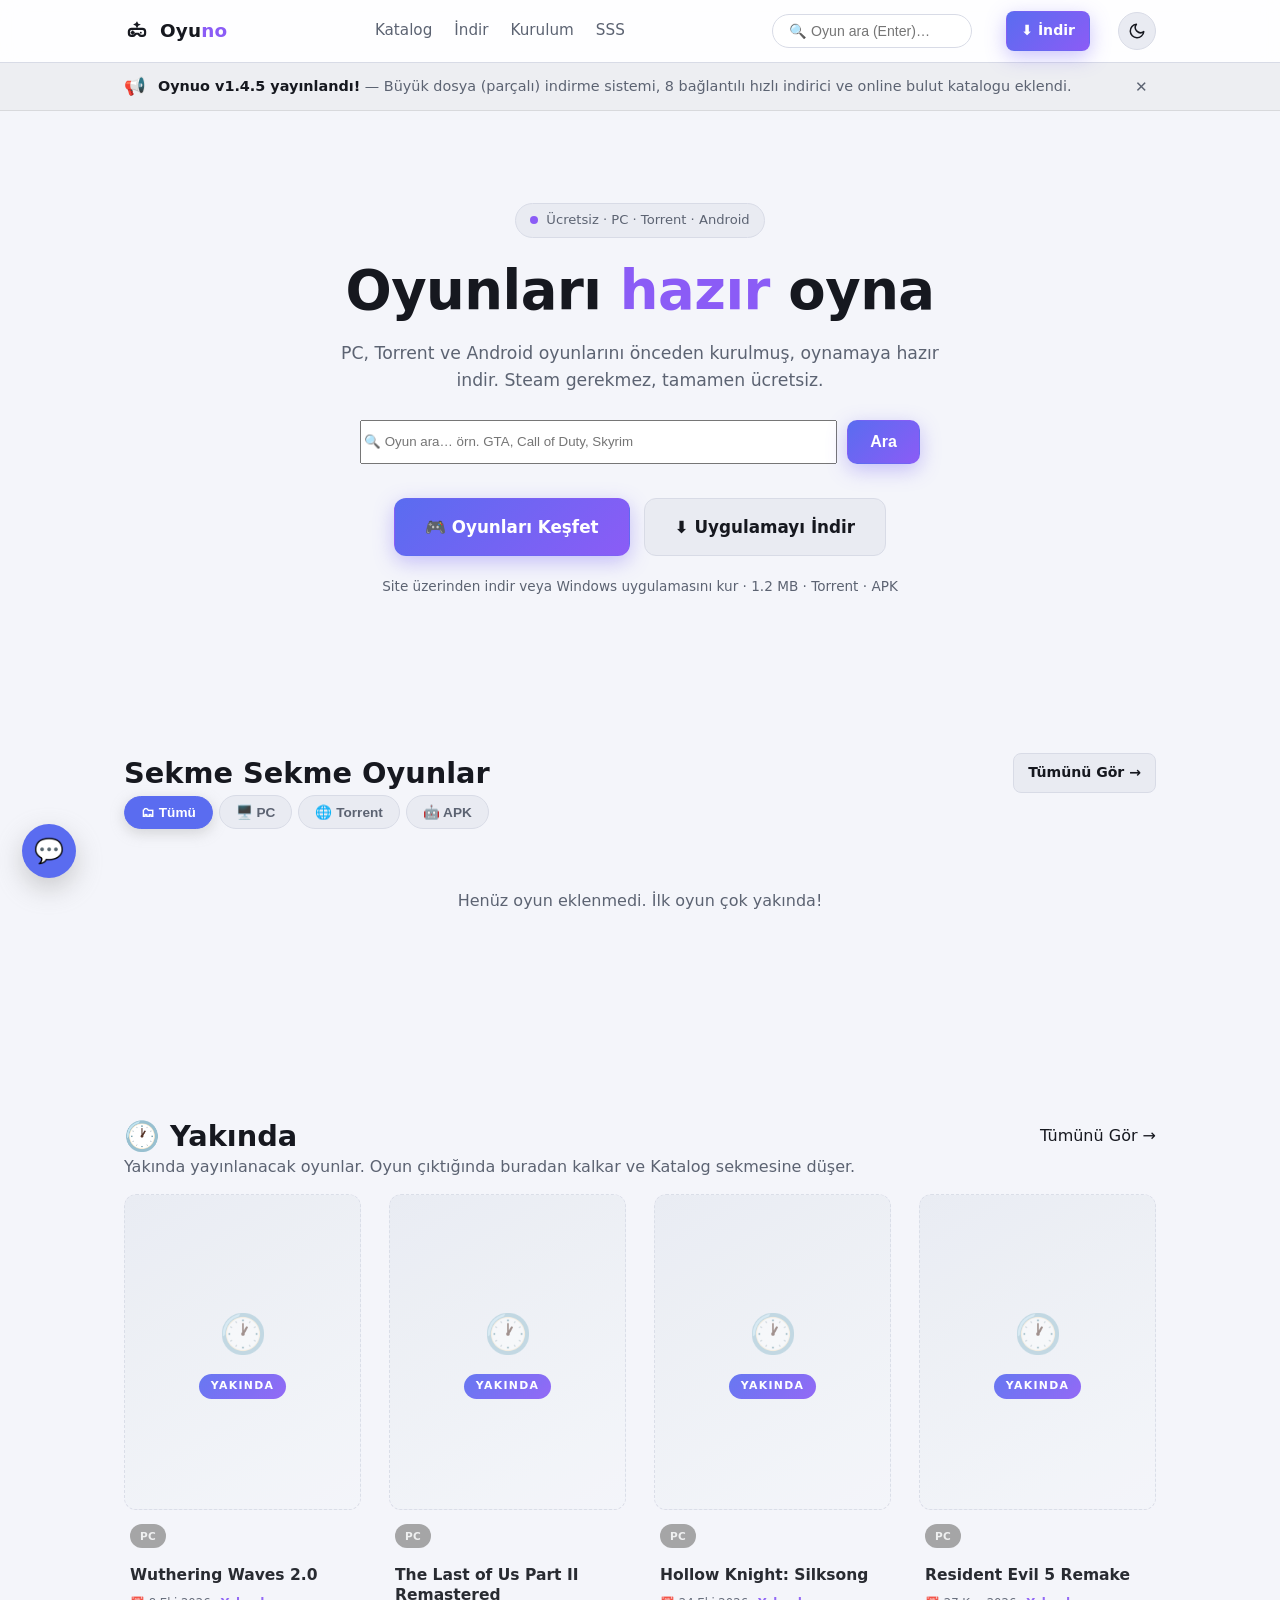
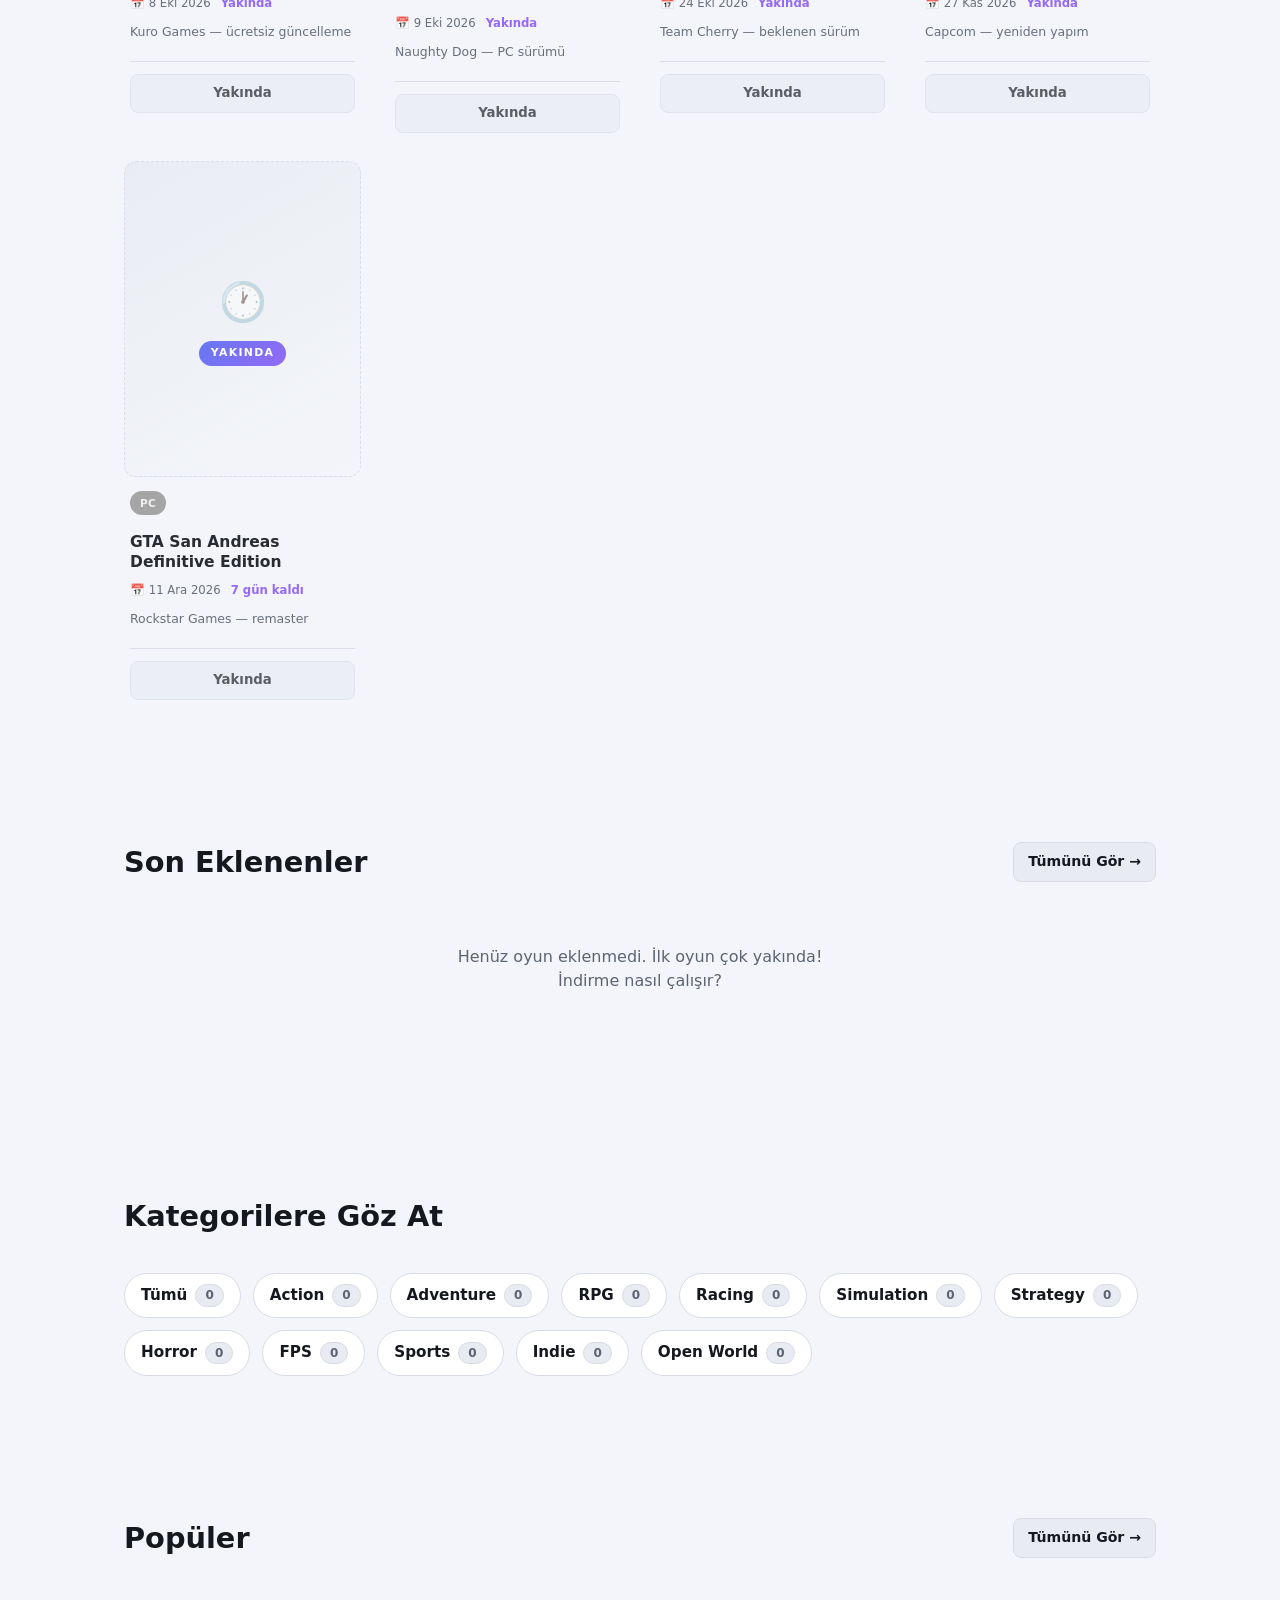
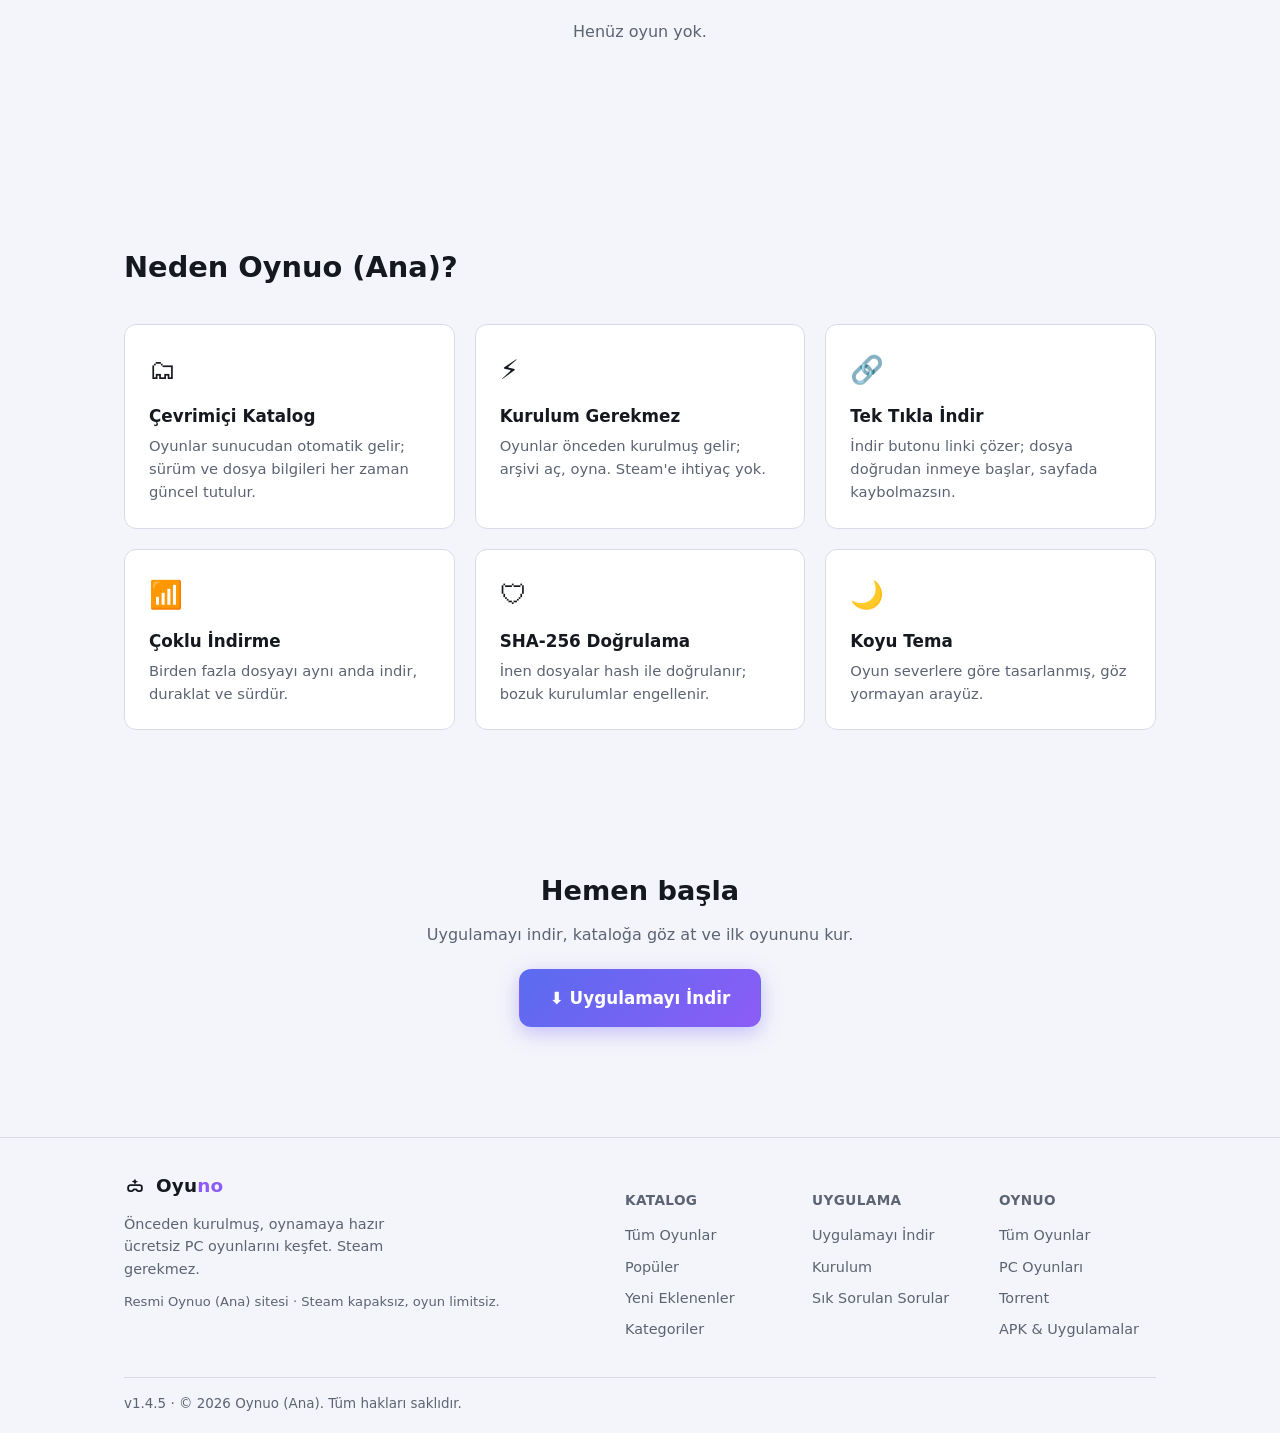
<file: index.html>
<!doctype html>
<html lang="tr">
<head>
  <meta charset="utf-8" />
  <meta name="viewport" content="width=device-width, initial-scale=1.0" />
  <title>Oynuo - Oyun Kütüphanesi</title>
  <meta name="description" content="Oynuo (Ana): en sevdiğin PC oyunlarını önceden kurulmuş, oynamaya hazır indir. Steam gerekmez, tamamen ücretsiz. Siteden veya Windows uygulamasından oyna." />
  <link rel="icon" href="logo.svg" type="image/svg+xml" />
  <link rel="icon" href="favicon.png" type="image/png" />
  <link rel="apple-touch-icon" href="apple-touch-icon.png" />
  <link rel="stylesheet" href="style.css?v=20260929j" />
</head>
<body>
  
  <header class="nav">
    <div class="wrap nav-inner">
      <a class="brand" href="#/">
        <svg viewBox="0 0 24 24" width="26" height="26" fill="none" stroke="currentColor" stroke-width="2" stroke-linecap="round" stroke-linejoin="round">
          <path d="M7 10h10a2.5 2.5 0 0 1 2.5 2.5V14a2.5 2.5 0 0 1-2.5 2.5h-1.2a2 2 0 0 1-1.6-.8l-1-1.2h-2.4l-1 1.2a2 2 0 0 1-1.6.8H7A2.5 2.5 0 0 1 4.5 14v-1.5A2.5 2.5 0 0 1 7 10z"/>
          <path d="M8 12.5v2M7 13.5h2"/>
          <circle cx="15.5" cy="13.5" r="0.9" fill="currentColor" stroke="none"/>
          <path d="M12 3l1.2 2.4L15.6 6l-2.4 1.2L12 9.6l-1.2-2.4L8.4 6l2.4-1.2z" fill="currentColor" stroke="none"/>
        </svg>
        <span class="brand-name">Oyu<span class="accent">no</span></span>
      </a>
      <nav class="nav-links">
        <a href="#/katalog">Katalog</a>
        <a href="#/indir">İndir</a>
        <a href="#/kurulum">Kurulum</a>
        <a href="#/sss">SSS</a>
      </nav>
      <input id="navSearch" class="nav-search" type="search" placeholder="🔍 Oyun ara (Enter)…" aria-label="Oyunda ara" />
      <a class="btn btn-primary btn-sm nav-cta" href="#/indir">⬇ İndir</a>
      <button id="themeToggle" class="btn btn-ghost btn-sm theme-toggle" title="Tema Değiştir" aria-label="Tema değiştir"><svg viewBox="0 0 24 24" width="18" height="18" fill="none" stroke="currentColor" stroke-width="2" stroke-linecap="round" stroke-linejoin="round"><circle cx="12" cy="12" r="4"/><path d="M12 2v2M12 20v2M4.9 4.9l1.4 1.4M17.7 17.7l1.4 1.4M2 12h2M20 12h2M4.9 19.1l1.4-1.4M17.7 6.3l1.4-1.4"/></svg></button>
    </div>
  </header>

  <div id="newsBanner" class="news-banner" hidden>
    <div class="wrap news-banner-inner">
      <span class="news-ico">📢</span>
      <div class="news-text" id="newsText"></div>
      <button class="news-close" id="newsClose" aria-label="Kapat">✕</button>
    </div>
  </div>

  <div id="updateBanner" class="update-banner" hidden></div>

  <main>
    <section data-view="home">
      <div class="hero">
        <div class="wrap hero-inner">
          <div class="hero-badge"><span class="dot"></span> Ücretsiz · PC · Torrent · Android</div>
          <h1>Oyunları <span class="accent">hazır</span> oyna</h1>
          <p class="hero-sub">PC, Torrent ve Android oyunlarını önceden kurulmuş, oynamaya hazır indir. Steam gerekmez, tamamen ücretsiz.</p>
          <form id="homeSearchForm" class="hero-search" action="#">
            <input id="homeSearchInput" type="search" placeholder="🔍 Oyun ara… örn. GTA, Call of Duty, Skyrim" />
            <button class="btn btn-primary" type="submit">Ara</button>
          </form>
          <div class="hero-cta">
            <a class="btn btn-primary btn-lg" href="#/katalog">🎮 Oyunları Keşfet</a>
            <a class="btn btn-ghost btn-lg" href="#/indir">⬇ Uygulamayı İndir</a>
          </div>
          <p class="hero-meta">Site üzerinden indir veya <span class="dim">Windows uygulamasını kur</span> · <span id="zipSize" class="dim">1.2 MB</span> · <a href="#/katalog" class="dim" data-tab-link="torrent">Torrent</a> · <a href="#/katalog" class="dim" data-tab-link="apk">APK</a></p>
        </div>
      </div>

      <section class="section" id="homePlatformSection">
        <div class="wrap">
          <div class="section-head">
            <h2 class="section-title">Sekme Sekme Oyunlar</h2>
            <a class="btn btn-ghost btn-sm" href="#/katalog">Tümünü Gör →</a>
          </div>
          <nav class="platform-tabs" id="homePlatformTabs" role="tablist" aria-label="Platform seçimi">
            <button type="button" class="ptab active" data-platform="all" role="tab" aria-selected="true">🗂 Tümü</button>
            <button type="button" class="ptab" data-platform="pc" role="tab" aria-selected="false">🖥️ PC</button>
            <button type="button" class="ptab" data-platform="torrent" role="tab" aria-selected="false">🌐 Torrent</button>
            <button type="button" class="ptab" data-platform="apk" role="tab" aria-selected="false">🤖 APK</button>
          </nav>
          <div id="homePlatformGrid" class="grid"><div class="loader"></div></div>
        </div>
      </section>

      <section class="section" id="homeUpcomingSection">
        <div class="wrap">
          <div class="section-head">
            <h2 class="section-title">🕐 Yakında</h2>
            <a class="section-more" href="#/katalog">Tümünü Gör →</a>
          </div>
          <p class="dim" style="margin:-4px 0 14px">Yakında yayınlanacak oyunlar. Oyun çıktığında buradan kalkar ve Katalog sekmesine düşer.</p>
          <div class="grid" id="homeUpcomingGrid"></div>
        </div>
      </section>

      <section class="section" id="recentSection">
        <div class="wrap">
          <div class="promo-host" id="homePromo"></div>
          <div class="section-head">
            <h2 class="section-title">Son Eklenenler</h2>
            <a class="btn btn-ghost btn-sm" href="#/katalog">Tümünü Gör →</a>
          </div>
          <div id="homeRecentGrid" class="grid"><div class="loader"></div></div>
        </div>
      </section>

      <section class="section" id="catSection">
        <div class="wrap">
          <h2 class="section-title">Kategorilere Göz At</h2>
          <div id="homeCats" class="home-cats"></div>
        </div>
      </section>

      <section class="section" id="popularSection">
        <div class="wrap">
          <div class="section-head">
            <h2 class="section-title">Popüler</h2>
            <a class="btn btn-ghost btn-sm" href="#/katalog">Tümünü Gör →</a>
          </div>
          <div id="homePopularGrid" class="grid"></div>
        </div>
      </section>

      <div id="homeSections"></div>

      <section class="section" id="ozellikler">
        <div class="wrap">
          <h2 class="section-title">Neden Oynuo (Ana)?</h2>
          <div class="features">
            <div class="feature"><div class="f-icon">🗂</div><h3>Çevrimiçi Katalog</h3><p>Oyunlar sunucudan otomatik gelir; sürüm ve dosya bilgileri her zaman güncel tutulur.</p></div>
            <div class="feature"><div class="f-icon">⚡</div><h3>Kurulum Gerekmez</h3><p>Oyunlar önceden kurulmuş gelir; arşivi aç, oyna. Steam'e ihtiyaç yok.</p></div>
            <div class="feature"><div class="f-icon">🔗</div><h3>Tek Tıkla İndir</h3><p>İndir butonu linki çözer; dosya doğrudan inmeye başlar, sayfada kaybolmazsın.</p></div>
            <div class="feature"><div class="f-icon">📶</div><h3>Çoklu İndirme</h3><p>Birden fazla dosyayı aynı anda indir, duraklat ve sürdür.</p></div>
            <div class="feature"><div class="f-icon">🛡</div><h3>SHA-256 Doğrulama</h3><p>İnen dosyalar hash ile doğrulanır; bozuk kurulumlar engellenir.</p></div>
            <div class="feature"><div class="f-icon">🌙</div><h3>Koyu Tema</h3><p>Oyun severlere göre tasarlanmış, göz yormayan arayüz.</p></div>
          </div>
        </div>
      </section>

      <section class="section section-cta">
        <div class="wrap cta-inner">
          <h2>Hemen başla</h2>
          <p>Uygulamayı indir, kataloğa göz at ve ilk oyununu kur.</p>
          <a class="btn btn-primary btn-lg" href="#/indir">⬇ Uygulamayı İndir</a>
        </div>
      </section>
    </section>

    <section data-view="katalog" hidden>
      <div class="wrap section">
        <div class="catalog-head">
          <div>
            <h1 class="page-title" id="catalogTitle">Oyun Kataloğu</h1>
            <p class="page-sub" id="catalogCount">Yükleniyor…</p>
          </div>
          <div class="catalog-controls">
            <input id="searchInput" class="search-input" type="search" placeholder="🔍 Oyun ara…" oninput="window.app && app.applySearch(this.value)" />
            <nav class="platform-tabs" id="platformTabs" role="tablist" aria-label="Platform seçimi">
              <button type="button" class="ptab active" data-platform="all" role="tab" aria-selected="true">🗂 Tümü</button>
              <button type="button" class="ptab" data-platform="pc" role="tab" aria-selected="false">🖥️ PC</button>
              <button type="button" class="ptab" data-platform="torrent" role="tab" aria-selected="false">🌐 Torrent</button>
              <button type="button" class="ptab" data-platform="apk" role="tab" aria-selected="false">🤖 APK</button>
            </nav>
            <select id="catFilter" class="select" onchange="window.app && app.applyFilter(this.value)">
              <option value="">Tüm Kategoriler</option>
            </select>
            <select id="sortFilter" class="select" onchange="window.app && app.applySort(this.value)">
              <option value="default">Sıralama</option>
              <option value="popular">🔥 Popüler</option>
              <option value="new">🕐 Yeni</option>
              <option value="az">🔤 Alfabetik</option>
            </select>
          </div>
        </div>
        <div id="appsStrip" class="apps-strip" hidden></div>
        <div id="catalogGrid" class="grid">
          <div class="loader"></div>
        </div>
      </div>
    </section>

    <section data-view="game" hidden>
      <div class="wrap section" id="gameDetail"><div class="loader"></div></div>
    </section>

    <section data-view="indir" hidden>
      <div class="wrap section">
        <h1 class="page-title">Uygulamaları İndir</h1>
        <p class="page-sub">Platformuna göre en uygun paketi seç. PC için Oynuo masaüstü, Android için Oynuo APK.</p>
        <h2 class="apps-group-title" style="margin-top:6px;text-transform:none;font-size:1rem">🖥 PC — Oynuo Windows Uygulaması</h2>
        <div class="downloads">
          <a class="card card-featured" href="downloads/Oynuo-1.4.5-installers.zip">
            <div class="card-tag">Önerilen</div>
            <div class="card-icon">📦</div>
            <h3>Tüm Kurulumlar (ZIP)</h3>
            <p>Oynuo (Ana) kurulum (EXE) + MSI, tek arşivde.</p>
            <div class="card-size" id="zipCardSize">4.1 MB</div>
            <span class="btn btn-primary">ZIP İndir</span>
          </a>
          <a class="card" href="downloads/Oynuo_1.4.5_x64-setup.exe">
            <div class="card-icon">⚙️</div>
            <h3>Kurulum (EXE)</h3>
            <p>NSIS kurulum sihirbazı. En kolay yol.</p>
            <div class="card-size" id="exeSize">1.2 MB</div>
            <span class="btn btn-ghost">EXE İndir</span>
          </a>
          <a class="card" href="downloads/Oynuo_PC_1.4.5_x64_en-US.msi">
            <div class="card-icon">🏢</div>
            <h3>MSI Paketi</h3>
            <p>Kurumsal dağıtım için Windows Installer.</p>
            <div class="card-size" id="msiSize">1.7 MB</div>
            <span class="btn btn-ghost">MSI İndir</span>
          </a>
          <a class="card" href="downloads/Oynuo_PC_1.4.5_portable.exe">
            <div class="card-icon">💾</div>
            <h3>Taşınabilir (EXE)</h3>
            <p>Kurulum gerektirmez; çift tıkla çalıştır.</p>
            <div class="card-size" id="portableSize">3.2 MB</div>
            <span class="btn btn-ghost">EXE İndir</span>
          </a>
        </div>

        <h2 class="apps-group-title" style="margin-top:30px;text-transform:none;font-size:1rem">🧲 Torrent İstemcileri — Torrent Oyunları İçin Gerekli Programlar</h2>
        <p class="page-sub" style="margin-bottom:14px">Torrent sekmesindeki oyunlar için önce aşağıdaki programlardan birini kur. Kurulumdan sonra oyun kartındaki <strong>Magnet'i Aç</strong> veya <strong>.torrent İndir</strong> butonuna dokunman yeterli; indirme otomatik başlar.</p>
        <div class="downloads">
          <a class="card" href="https://www.qbittorrent.org/" target="_blank" rel="noopener nofollow">
            <div class="card-icon">🧲</div>
            <h3>qBittorrent</h3>
            <p>Acik kaynak, hafif ve en cok tercih edilen Torrent istemcisi. .torrent dosyasini veya magnet linkini surukleyip birakabilirsin.</p>
            <span class="btn btn-ghost">Resmi Site</span>
          </a>
          <a class="card" href="https://transmissionbt.com/" target="_blank" rel="noopener nofollow">
            <div class="card-icon">🧲</div>
            <h3>Transmission</h3>
            <p>Mac/Linux icin hafif Torrent istemcisi. macOS uygulamasiyla birlikte gelir.</p>
            <span class="btn btn-ghost">Resmi Site</span>
          </a>
          <a class="card" href="https://deluge-torrent.org/" target="_blank" rel="noopener nofollow">
            <div class="card-icon">🧲</div>
            <h3>Deluge</h3>
            <p>Python tabanli, ileri duzey ayar ve duzenleme isteyenler icin.</p>
            <span class="btn btn-ghost">Resmi Site</span>
          </a>
          <a class="card" href="https://torrenthunt.net/" target="_blank" rel="noopener nofollow">
            <div class="card-icon">🧲</div>
            <h3>Torrent Hunt</h3>
            <p>Coklu ag istemcisi; ayni anda birden fazla kaynaktan hizli indirme yapar.</p>
            <span class="btn btn-ghost">Resmi Site</span>
          </a>
          <a class="card" href="https://www.vuze.com/" target="_blank" rel="noopener nofollow">
            <div class="card-icon">🧲</div>
            <h3>Vuze / Azureus</h3>
            <p>Yerlesik BitTorrent motoru ve yerlesik oynatici iceren tam donanimli istemci.</p>
            <span class="btn btn-ghost">Resmi Site</span>
          </a>
          <a class="card" href="https://motrix.app/" target="_blank" rel="noopener nofollow">
            <div class="card-icon">🧲</div>
            <h3>Motrix</h3>
            <p>Hizli, sade ve modern arayuzlu, coklu indirme destekli istemci.</p>
            <span class="btn btn-ghost">Resmi Site</span>
          </a>
          <a class="card" href="https://github.com/ruTorrent/ruTorrent" target="_blank" rel="noopener nofollow">
            <div class="card-icon">🧲</div>
            <h3>rtorrent / ruTorrent</h3>
            <p>Sunucu (VPS) icin hafif arayuzsuz isteyenler icin web arayuzlu kurulum.</p>
            <span class="btn btn-ghost">Resmi Site</span>
          </a>
          <a class="card" href="https://support.plex.tv/" target="_blank" rel="noopener nofollow">
            <div class="card-icon">🧲</div>
            <h3>Plex / Jellyfin torrent arayuzu</h3>
            <p>Sunucuda calistirilan, medya kutuphanesi uzerinden torrent yonetim araci.</p>
            <span class="btn btn-ghost">Resmi Site</span>
          </a>
          <a class="card" href="https://www.utorrent.com/" target="_blank" rel="noopener nofollow">
            <div class="card-icon">🧲</div>
            <h3>uTorrent</h3>
            <p>Windows icin en yaygin kullanilan Torrent istemcisi. Kurulumdan sonra .torrent dosyasini acinca otomatik eklenir.</p>
            <span class="btn btn-ghost">Resmi Site</span>
          </a>
          <a class="card" href="https://www.bitcomet.com/" target="_blank" rel="noopener nofollow">
            <div class="card-icon">🧲</div>
            <h3>BitComet</h3>
            <p>Coklu baglanti (BT/PT/DHT) ve yerlesik yorum/kesif paneli olan gelismis istemci.</p>
            <span class="btn btn-ghost">Resmi Site</span>
          </a>
          <a class="card" href="https://www.qbittorrent.org/" target="_blank" rel="noopener nofollow">
            <div class="card-icon">🧲</div>
            <h3>qBittorrent</h3>
            <p>Acik kaynak, reklamsiz; coklu iz ve hiz sinirlama secenekleri sunan en cok tercih edilen istemci.</p>
            <span class="btn btn-ghost">Resmi Site</span>
          </a>
          <a class="card" href="https://apps.kde.org/ktorrent/" target="_blank" rel="noopener nofollow">
            <div class="card-icon">🧲</div>
            <h3>KTorrent</h3>
            <p>KDE masaustu icin hafif ve genisletilebilir istemci.</p>
            <span class="btn btn-ghost">Resmi Site</span>
          </a>
          <a class="card" href="https://tribler.org/" target="_blank" rel="noopener nofollow">
            <div class="card-icon">🧲</div>
            <h3>Tribler</h3>
            <p>Akademik proje; dagitik ve reklamsiz deneysel istemci.</p>
            <span class="btn btn-ghost">Resmi Site</span>
          </a>
          <a class="card" href="https://flood.js.org/" target="_blank" rel="noopener nofollow">
            <div class="card-icon">🧲</div>
            <h3>Flood (web)</h3>
            <p>Tarayici uzerinden calisan, masaustu uygulamasi gerektirmeyen hafif secenek.</p>
            <span class="btn btn-ghost">Resmi Site</span>
          </a>
        </div>
        <h2 class="apps-group-title" style="margin-top:30px;text-transform:none;font-size:1rem">🤖 Android — Oynuo Mobil Uygulaması (APK)</h2>
        <div class="downloads">
          <a class="card card-featured" href="downloads/OynuoAndroid-arm64.apk">
            <div class="card-tag">Önerilen</div>
            <div class="card-icon">🤖</div>
            <h3>Oynuo Android (ARM64)</h3>
            <p>Güncel Android telefonlar (çoğu cihaz) için APK.</p>
            <div class="card-size">6.8 MB</div>
            <span class="btn btn-primary">APK İndir</span>
          </a>
          <a class="card" href="downloads/OynuoAndroid-x86_64.apk">
            <div class="card-icon">📱</div>
            <h3>Oynuo Android (x86_64)</h3>
            <p>Emülatörler (BlueStacks vb.) ve x86_64 cihazlar için APK.</p>
            <div class="card-size">7.7 MB</div>
            <span class="btn btn-ghost">APK İndir</span>
          </a>
        </div>
      </div>
    </section>

    <section data-view="kurulum" hidden>
      <div class="wrap section">
        <h1 class="page-title">Kurulum</h1>
        <p class="page-sub">Uygulama kısa sürede çalışmaya hazır. Tek akış; seçim gerekmez.</p>
        <div id="setupWizard">
          <div class="setup-bar"><div id="setupBarFill" class="setup-bar-fill"></div></div>
          <div class="sw-steps">
            <div class="sw-step" id="swStep1">
              <div class="sw-num">1</div>
              <div class="sw-body">
                <div class="sw-title">Dosya hazırlanıyor</div>
                <p class="sw-sub">Kurulum paketi indiriliyor ve doğrulanıyor.</p>
              </div>
              <div class="sw-check">⏳</div>
            </div>
            <div class="sw-step" id="swStep2">
              <div class="sw-num">2</div>
              <div class="sw-body">
                <div class="sw-title">Kuruluma hazırlık</div>
                <p class="sw-sub">Gerekli dosyalar kontrol ediliyor; bağımlılıklar hazırlanıyor.</p>
              </div>
              <div class="sw-check">⋯</div>
            </div>
            <div class="sw-step" id="swStep3">
              <div class="sw-num">3</div>
              <div class="sw-body">
                <div class="sw-title">Uygulama kuruluyor</div>
                <p class="sw-sub">Eski sürüm silinmez, dosyaların üzerine yazılır; hesaplar, favoriler ve tema tercihlerin aynen korunur.</p>
              </div>
              <div class="sw-check">⋯</div>
            </div>
            <div class="sw-step" id="swStep4">
              <div class="sw-num">4</div>
              <div class="sw-body">
                <div class="sw-title">Sunucuya bağlanıyor</div>
                <p class="sw-sub">İlk açılışta ayarlardan oyun sunucusunun adresi girilir (örn. http://192.168.1.20:3001).</p>
              </div>
              <div class="sw-check">⋯</div>
            </div>
            <div class="sw-step" id="swStep5">
              <div class="sw-num">✓</div>
              <div class="sw-body">
                <div class="sw-title">Kurulum tamamlandı</div>
                <p class="sw-sub">Oynamaya hazırsın. Katalogdan tek tık seç ve başlat.</p>
              </div>
              <div class="sw-check">🎉</div>
            </div>
          </div>
          <div class="sw-actions">
            <button class="btn btn-primary btn-lg" id="setupNext" type="button">Sıradaki →</button>
            <a class="btn btn-ghost" id="setupStart" href="#/indir">Paketi İndir</a>
          </div>
          <p class="sw-status dim" id="setupStatus"></p>
        </div>
      </div>
    </section>

    <section data-view="sss" hidden>
      <div class="wrap section">
        <h1 class="page-title">Sık Sorulan Sorular</h1>
        <div class="faq">
                  <details class="faq-item">
          <summary>⚠️ Windows "uyarı" gösteriyor: "Windows Defender SmartScreen uyarısı" veya "Uygulama bilinmeyen yayımcı" — ne yapmalıyım?</summary>
          <div class="faq-a">Bu, uygulamanın <strong>kod imzalı (sertifikalı) olmamasından</strong> kaynaklanır. Oynuo büyük bir şirkete ait değil ve imzalama sertifikası (yıllık ücretli) henüz alınmamış durumda. <strong>Dosya bozuk ya da zararlı değildir</strong> — sadece imzasız olduğu için Windows uyarı verir. Kurulumu şu şekilde tamamla:<br><br><strong>1. Akıllı Ekran uyarısı:</strong> "Daha fazla bilgi" butonuna tıkla → altta <strong>"Yine de çalıştır"</strong> seçeneği çıkar → tıkla.<br><strong>2. Defender karantina uyarısı:</strong> <em>Ayarlar → Güvenlik → Windows Güvenliği → Virüs ve tehdit koruması → Koruma geçmişi</em> → uyarıyı bul → <em>"Karantinaya alınan öğeyi geri yükle"</em> → <em>"Geri yükle"</em>.<br><strong>3. PowerShell ile tek seferlik izin (en kalıcı çözüm):</strong> kurulum dosyasını indirdiğin klasörde Shift+Sağ tık → PowerShell seçeneğini aç ve şunu yaz:<br><code>Unblock-File -Path ".\Oynuo_1.4.5_x64-setup.exe"</code><br><br>Sonra dosyaya tekrar çift tıkla — uyarı gelmeyecektir.</div>
        </details>
        <details class="faq-item">
          <summary>🔐 Neden uygulama imzasız? Sertifika alınamıyor mu?</summary>
          <div class="faq-a">Kod imzalama sertifikası (Code Signing Certificate) yıllık ücretlidir. Şu an Oynuo imzasız yayınlanıyor; bu yüzden ilk kurulumda Windows uyarı verir. Dosyanın <strong>doğruluğunu</strong> her zaman SHA256 ile doğrulayabilirsin: indirdiğin dosyanın SHA256 değeri <code>app-update.json</code> içinde yayınlanır. Sertifika alındığında uygulama imzalanacak ve uyarı tamamen kalkacaktır.</div>
        </details>
        <details class="faq-item">
          <summary>🛡️ Güvenlik mi? Kurulumdan önce nasıl doğrularım?</summary>
          <div class="faq-a">Kurulum dosyasının SHA256 parmak izi <code>app-update.json</code> dosyasında yayınlanır. PowerShell ile kendi indirdiğin dosyanın izini hesaplayıp karşılaştır:<br><code>Get-FileHash ".\Oynuo_1.4.5_x64-setup.exe" -Algorithm SHA256</code><br>Çıkan değer <code>app-update.json</code> içindeki <code>sha256</code> ile birebir aynıysa dosya bozulmamış ve Oynuo tarafından üretilmiştir.</div>
        </details>
<details><summary>Uygulama ücretli mi?</summary><p>Hayır. Oynuo (Ana) tamamen ücretsizdir.</p></details>
          <details><summary>Hangi sistemlerde çalışır?</summary><p>Windows 10/11 (64-bit). Güncel bir WebView2 sürümü gereklidir; genellikle otomatik kurulur.</p></details>
          <details><summary>Oyunlar nereden geliyor?</summary><p>Katalog, sunucudaki çevrimiçi API üzerinden güncel tutulur; oyunlar sunucuya eklenen linklerle yayınlanır.</p></details>
          <details><summary>Oyunu siteden de indirebilir miyim?</summary><p>Evet. İndir butonu linki çözer ve dosyayı doğrudan indirmeye başlar; gerekirse sayfada açmaya devam edebilirsin.</p></details>
          <details><summary>İnternet bağlantısı olmadan kullanabilir miyim?</summary><p>Oyun listesi için sunucuya bağlantı gerekir; katalog alındıktan sonra cihazda önbellekte tutulur.</p></details>
        </div>
      </div>
    </section>
  </main>

  <footer class="footer">
    <div class="wrap footer-grid">
      <div class="footer-col footer-about">
        <div class="brand">
          <svg viewBox="0 0 24 24" width="22" height="22" fill="none" stroke="currentColor" stroke-width="2" stroke-linecap="round" stroke-linejoin="round">
            <path d="M7 10h10a2.5 2.5 0 0 1 2.5 2.5V14a2.5 2.5 0 0 1-2.5 2.5h-1.2a2 2 0 0 1-1.6-.8l-1-1.2h-2.4l-1 1.2a2 2 0 0 1-1.6.8H7A2.5 2.5 0 0 1 4.5 14v-1.5A2.5 2.5 0 0 1 7 10z"/>
            <path d="M12 3l1.2 2.4L15.6 6l-2.4 1.2L12 9.6l-1.2-2.4L8.4 6l2.4-1.2z" fill="currentColor" stroke="none"/>
          </svg>
          <span class="brand-name">Oyu<span class="accent">no</span></span>
        </div>
        <p class="footer-blurb">Önceden kurulmuş, oynamaya hazır ücretsiz PC oyunlarını keşfet. Steam gerekmez.</p>
        <p class="footer-official">Resmi Oynuo (Ana) sitesi · <span class="dim">Steam kapaksız, oyun limitsiz.</span></p>
      </div>
      <div class="footer-col">
        <h4>Katalog</h4>
        <a href="#/katalog">Tüm Oyunlar</a>
        <a href="#/katalog">Popüler</a>
        <a href="#/katalog">Yeni Eklenenler</a>
        <a href="#/katalog">Kategoriler</a>
      </div>
      <div class="footer-col">
        <h4>Uygulama</h4>
        <a href="#/indir">Uygulamayı İndir</a>
        <a href="#/kurulum">Kurulum</a>
        <a href="#/sss">Sık Sorulan Sorular</a>
      </div>
      <div class="footer-col">
        <h4>Oynuo</h4>
        <a href="#/katalog">Tüm Oyunlar</a>
        <a href="#" onclick="window.app && app.applyPlatform('pc'); location.hash='/katalog'; return false;">PC Oyunları</a>
        <a href="#" onclick="window.app && app.applyPlatform('torrent'); location.hash='/katalog'; return false;">Torrent</a>
        <a href="#" onclick="window.app && app.applyPlatform('apk'); location.hash='/katalog'; return false;">APK & Uygulamalar</a>
      </div>
      <div class="footer-bottom">
        <p class="footer-meta"><span id="footerVersion">v1.4.5</span> · © 2026 Oynuo (Ana). Tüm hakları saklıdır.</p>
      </div>
    </div>
  </footer>

  <button id="feedbackBtn" class="feedback-fab" title="Geri Bildirim & Hata Bildir">💬</button>
  <button id="toTop" class="to-top" title="Yukarı Dön" aria-label="Yukarı dön">↑</button>

  <script src="app.js?v=20260929j"></script>
  <script>
    (function () {
      var tabs = document.querySelectorAll("#platformTabs .ptab");
      function syncTabs(platform) {
        tabs.forEach(function (b) {
          var on = (b.dataset.platform || "all") === (platform || "all");
          b.classList.toggle("active", on);
          b.setAttribute("aria-selected", on ? "true" : "false");
        });
      }
      tabs.forEach(function (b) {
        b.addEventListener("click", function () {
          var p = b.dataset.platform || "all";
          if (window.app) app.applyPlatform(p);
          syncTabs(p);
        });
      });
      document.addEventListener("DOMContentLoaded", function () {
        var plat = null;
        try { var h = (location.hash || "").toLowerCase(); var m = h.match(/(?:pc|torrent|apk)/); if (m) plat = m[0]; } catch (e) {}
        syncTabs(plat || "all");
      });
    })();
  </script>
</body>
</html>
</file>
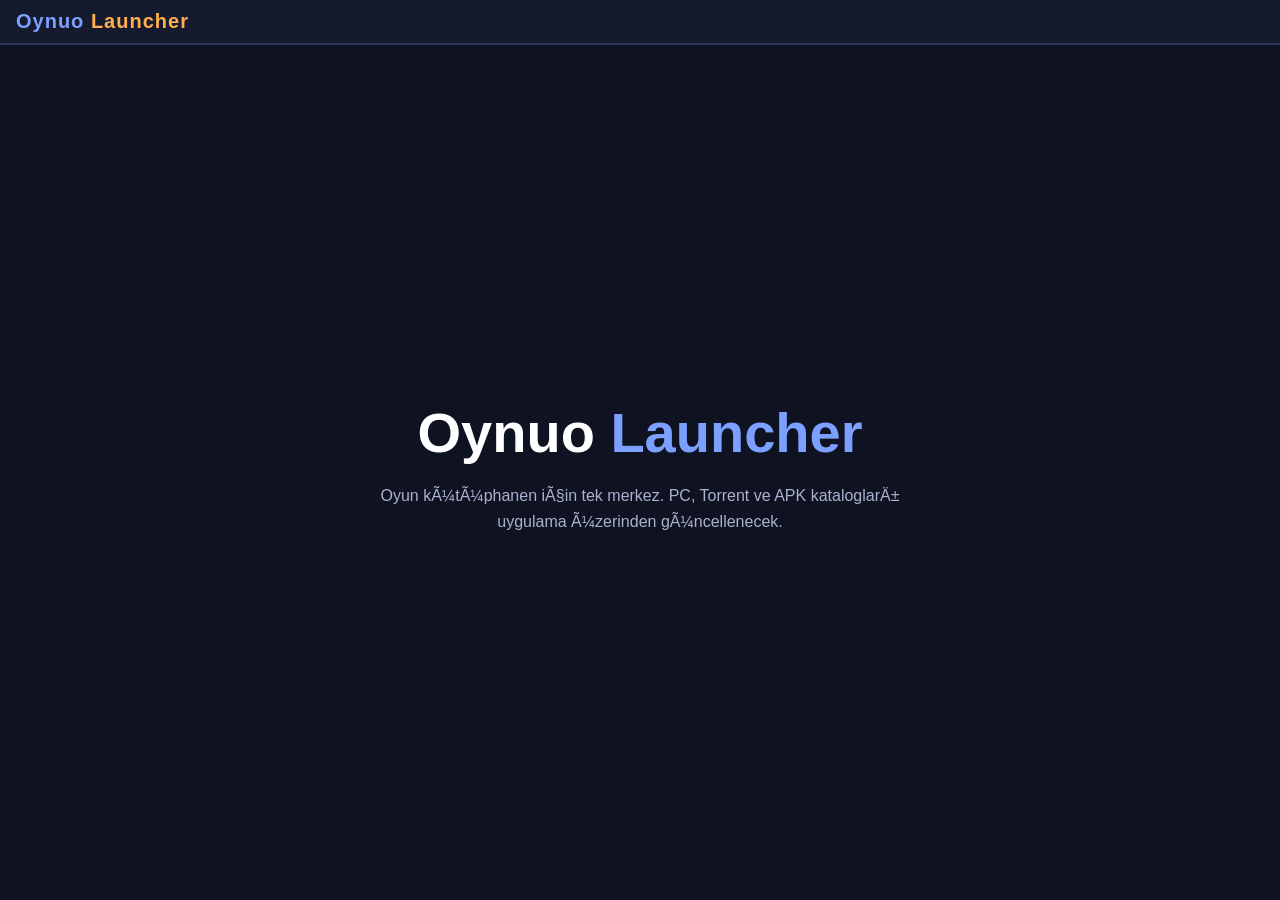
<file: _index_eski.html>
﻿<!DOCTYPE html>
<html lang="tr">
<head>
<meta charset="UTF-8" />
<meta name="viewport" content="width=device-width, initial-scale=1.0" />
<title>Oynuo - Oyun KÃ¼tÃ¼phanesi</title>
<style>
  * { margin: 0; padding: 0; box-sizing: border-box; }
  html, body { height: 100%; font-family: "Segoe UI", Tahoma, Arial, sans-serif; background: #0f1220; color: #e6e9f2; }
  .topbar { display: flex; align-items: center; gap: 10px; padding: 10px 16px; background: #151a2e; border-bottom: 2px solid #2a3358; position: sticky; top: 0; z-index: 10; }
  .logo { font-size: 20px; font-weight: 800; letter-spacing: 1px; color: #7ca0ff; white-space: nowrap; }
  .logo span { color: #ffb04e; }
  .landing { min-height: calc(100vh - 56px); display: flex; flex-direction: column; align-items: center; justify-content: center; gap: 18px; text-align: center; padding: 24px; }
  .landing h1 { font-size: clamp(30px, 6vw, 56px); font-weight: 800; color: #fff; }
  .landing h1 span { color: #7ca0ff; }
  .landing p { font-size: 16px; color: #aab2d0; max-width: 520px; line-height: 1.6; }
</style>
</head>
<body>
  <header class="topbar">
    <div class="logo">Oynuo <span>Launcher</span></div>
  </header>
  <main class="landing">
    <h1>Oynuo <span>Launcher</span></h1>
    <p>Oyun kÃ¼tÃ¼phanen iÃ§in tek merkez. PC, Torrent ve APK kataloglarÄ± uygulama Ã¼zerinden gÃ¼ncellenecek.</p>
  </main>
</body>
</html>
</file>
<file: style.css>
:root {
  --bg: #0f1420;
  --bg-soft: #161d2c;
  --bg-raised: #1e2736;
  --border: #2b3650;
  --text: #eef1f7;
  --text-dim: #a3adc2;
  --primary: #5a6cf0;
  --primary-hover: #7a89ff;
  --accent: #8b5cf6;
  --radius: 12px;
  --shadow: 0 10px 30px rgba(0, 0, 0, .35);
  color-scheme: dark;
}

[data-theme="light"] {
  --bg: #f4f5fa;
  --bg-soft: #ffffff;
  --bg-raised: #e9ebf2;
  --border: #d8dbe6;
  --text: #16181f;
  --text-dim: #5c6372;
  --primary: #5a6cf0;
  --primary-hover: #4a5ad8;
  --accent: #8b5cf6;
  --shadow: 0 10px 30px rgba(40, 45, 70, .12);
  color-scheme: light;
}

[data-theme="light"] body {
  background: var(--bg);
}

[data-theme="light"] .nav { background: rgba(255, 255, 255, .85); }
[data-theme="light"] .site-link.active { color: #fff; }
[data-theme="light"] .site-link.active:hover { color: #fff; }
[data-theme="light"] .gcard-overlay { background: rgba(10, 12, 18, .35); }
[data-theme="light"] .gcard-cat { background: rgba(255, 255, 255, .85); border-color: rgba(0,0,0,.1); color: #16181f; }
[data-theme="light"] .gcard-play svg { background: rgba(255, 255, 255, .85); border-color: rgba(0,0,0,.2); color: #16181f; }

* { box-sizing: border-box; }

html { scroll-behavior: smooth; }

body {
  margin: 0;
  font-family: "Segoe UI", system-ui, -apple-system, Roboto, Arial, sans-serif;
  background: var(--bg);
  color: var(--text);
  line-height: 1.55;
  min-height: 100vh;
  overflow-x: hidden;
}

a { color: inherit; text-decoration: none; }
img { max-width: 100%; display: block; }
h1, h2, h3, p { margin: 0; }
::selection { background: rgba(150, 150, 150, .35); }
:focus-visible { outline: 2px solid var(--primary); outline-offset: 2px; border-radius: 4px; }

::-webkit-scrollbar { width: 11px; height: 11px; }
::-webkit-scrollbar-track { background: var(--bg); }
::-webkit-scrollbar-thumb { background: var(--bg-raised); border-radius: 8px; border: 2px solid var(--bg); }
::-webkit-scrollbar-thumb:hover { background: var(--primary); }

.wrap { max-width: 1080px; margin: 0 auto; padding: 0 24px; }
.dim { color: var(--text-dim); }
.accent { color: var(--accent); }

/* ---------- Nav ---------- */
.nav {
  position: sticky;
  top: 0;
  z-index: 50;
  background: rgba(28, 28, 28, .82);
  backdrop-filter: blur(12px);
  border-bottom: 1px solid var(--border);
}
.nav-inner { display: flex; align-items: center; gap: 28px; height: 62px; }
.brand { display: flex; align-items: center; gap: 10px; font-weight: 700; font-size: 1.15rem; letter-spacing: .2px; }

/* ---------- Site switcher ---------- */
.site-switch { background: var(--bg-soft); border-bottom: 1px solid var(--border); }
.site-switch-inner { display: flex; align-items: center; gap: 6px; min-height: 38px; max-width: 1080px; margin: 0 auto; padding: 6px 24px; flex-wrap: wrap; }
.site-switch-label { font-size: .74rem; font-weight: 700; color: var(--text-dim); margin-right: 4px; }
.site-link { font-size: .74rem; font-weight: 700; color: var(--text-dim); padding: 4px 11px; border-radius: 999px; border: 1px solid transparent; transition: all .14s; white-space: nowrap; }
.site-link:hover { color: var(--text); background: var(--bg-raised); border-color: var(--border); }
.site-link.active { color: #111; background: var(--primary); border-color: var(--primary); }
.site-link.active:hover { color: #111; }
.nav-links { display: flex; gap: 22px; margin-left: auto; }
.nav-links a { color: var(--text-dim); font-size: .95rem; transition: color .15s; }
.nav-links a:hover { color: var(--text); }
.nav-cta { margin-left: 6px; }
.nav-search {
  margin-left: auto;
  background: var(--bg-soft); color: var(--text);
  border: 1px solid var(--border); border-radius: 999px;
  padding: 8px 16px; font-size: .88rem; width: 200px; outline: none;
  transition: border-color .15s, width .2s ease;
}
.nav-search:focus { border-color: var(--primary); width: 240px; }

/* ---------- Update banner ---------- */
.update-banner {
  position: sticky;
  top: 62px;
  z-index: 45;
  border-bottom: 1px solid rgba(150, 150, 150, .25);
  background: rgba(150, 150, 150, .08);
  backdrop-filter: blur(12px);
}
.update-banner-inner {
  display: flex;
  align-items: center;
  gap: 12px;
  max-width: 1080px;
  margin: 0 auto;
  padding: 10px 24px;
  font-size: .9rem;
}
.update-text { display: flex; flex-direction: column; gap: 2px; color: var(--text-dim); }
.update-text strong { color: var(--text); }
.update-actions { margin-left: auto; display: flex; align-items: center; gap: 10px; flex-shrink: 0; }

/* ---------- Buttons ---------- */
.btn {
  display: inline-flex;
  align-items: center;
  justify-content: center;
  gap: 8px;
  border: 1px solid transparent;
  border-radius: 10px;
  font-size: 1rem;
  font-weight: 600;
  padding: 12px 22px;
  cursor: pointer;
  transition: transform .12s, box-shadow .12s, background .15s;
  white-space: nowrap;
}
.btn:hover { transform: translateY(-1px); }
.btn-primary { background: linear-gradient(135deg, #5a6cf0, #8b5cf6); color: #fff; box-shadow: 0 6px 20px rgba(110, 90, 245, .35); }
[data-theme="light"] .btn-primary { color: #fff; }
.btn-primary:hover { box-shadow: 0 8px 26px rgba(110, 90, 245, .5); transform: translateY(-1px); }
.btn-ghost { background: var(--bg-raised); color: var(--text); border-color: var(--border); }
.btn-ghost:hover { border-color: var(--primary); }
.btn-sm { padding: 8px 14px; font-size: .88rem; border-radius: 8px; }
.btn-lg { padding: 15px 30px; font-size: 1.05rem; border-radius: 12px; }
.btn svg { flex: none; }

/* ---------- Hero ---------- */
.hero { padding: 92px 0 84px; text-align: center; }
.hero-badge { display: inline-flex; align-items: center; gap: 8px; background: var(--bg-raised); border: 1px solid var(--border); padding: 6px 14px; border-radius: 999px; font-size: .82rem; color: var(--text-dim); margin-bottom: 22px; }
.hero-badge .dot { width: 8px; height: 8px; border-radius: 50%; background: var(--accent); }
.hero h1 { font-size: clamp(2.2rem, 5vw, 3.4rem); font-weight: 800; letter-spacing: -.5px; line-height: 1.15; }
.hero-sub { max-width: 640px; margin: 18px auto 0; color: var(--text-dim); font-size: 1.08rem; }
.hero-cta { display: flex; gap: 14px; justify-content: center; flex-wrap: wrap; margin-top: 34px; }
.hero-meta { margin-top: 20px; color: var(--text-dim); font-size: .85rem; }
.hero-search { display: flex; gap: 10px; max-width: 560px; margin: 26px auto 0; }
.hero-search input { flex: 1; min-width: 0; }

/* ---------- Sections ---------- */
.section { padding: 70px 0; }
.section-head { display: flex; align-items: center; justify-content: space-between; gap: 14px; flex-wrap: wrap; }
.section-head .section-title { margin-bottom: 0; }
.section-title { font-size: 1.8rem; font-weight: 800; margin-bottom: 34px; }
.page-title { font-size: 2rem; font-weight: 800; }
.page-sub { color: var(--text-dim); margin-top: 6px; margin-bottom: 28px; }

/* ---------- Home categories ---------- */
.home-cats { display: flex; flex-wrap: wrap; gap: 12px; }
.cat-chip {
  display: inline-flex; align-items: center; gap: 8px;
  padding: 10px 16px; border-radius: 999px;
  background: var(--bg-soft); border: 1px solid var(--border);
  font-size: .95rem; font-weight: 600; color: var(--text);
  transition: transform .15s, border-color .15s, background .15s;
}
.cat-chip:hover { transform: translateY(-2px); border-color: var(--primary); background: var(--bg-raised); }
.cat-chip-count {
  background: var(--bg-raised); border: 1px solid var(--border);
  border-radius: 999px; padding: 1px 9px; font-size: .75rem; color: var(--text-dim);
}

.features { display: grid; grid-template-columns: repeat(auto-fit, minmax(260px, 1fr)); gap: 20px; }
.feature { background: var(--bg-soft); border: 1px solid var(--border); border-radius: var(--radius); padding: 24px; transition: transform .15s, border-color .15s; }
.feature:hover { transform: translateY(-3px); border-color: var(--primary); }
.f-icon { font-size: 1.7rem; }
.feature h3 { margin: 12px 0 6px; font-size: 1.05rem; }
.feature p { color: var(--text-dim); font-size: .92rem; }

.section-cta { text-align: center; }
.cta-inner h2 { font-size: 1.7rem; }
.cta-inner p { color: var(--text-dim); margin: 10px 0 22px; }

/* ---------- News banner ---------- */
.news-banner {
  background: rgba(150, 150, 150, .08);
  border-bottom: 1px solid rgba(150, 150, 150, .25);
}
.news-banner-inner { display: flex; align-items: center; gap: 12px; max-width: 1080px; margin: 0 auto; padding: 10px 24px; font-size: .9rem; }
.news-ico { font-size: 1.1rem; flex: none; }
.news-text { color: var(--text-dim); }
.news-text strong { color: var(--text); }
.news-close { margin-left: auto; flex: none; background: none; border: none; color: var(--text-dim); font-size: .95rem; cursor: pointer; padding: 4px 8px; border-radius: 8px; }
.news-close:hover { color: var(--text); background: var(--bg-raised); }

/* ---------- Theme toggle / feedback ---------- */
.theme-toggle {
  width: 38px; height: 38px; padding: 0; flex: none;
  display: inline-flex; align-items: center; justify-content: center;
  font-size: 1.15rem; line-height: 1; border-radius: 50%;
  border: 1px solid var(--border);
  background: var(--bg-raised);
  color: var(--text);
  cursor: pointer;
  transition: transform .3s ease, border-color .2s, box-shadow .2s, color .2s;
}
.theme-toggle:hover {
  border-color: var(--primary);
  color: var(--accent);
  box-shadow: 0 0 0 4px rgba(150, 150, 150, .15);
  transform: rotate(20deg) scale(1.08);
}
.theme-toggle:active { transform: rotate(100deg) scale(.94); }
.feedback-fab {
  position: fixed; left: 22px; bottom: 22px; z-index: 300; width: 54px; height: 54px;
  border: none; border-radius: 50%; cursor: pointer; font-size: 1.5rem;
  background: var(--primary); color: #fff;
  box-shadow: 0 10px 26px rgba(150, 150, 150, .45); transition: transform .15s, box-shadow .15s;
}
.feedback-fab:hover { transform: translateY(-3px) scale(1.05); box-shadow: 0 14px 30px rgba(150, 150, 150, .55); }

/* ---------- Stats badges ---------- */
.gcard-stats { display: flex; align-items: center; gap: 10px; flex-wrap: wrap; margin-top: 6px; }
.gcard-stats span { color: var(--text-dim); font-size: .76rem; }
.stat-views::before { content: "👁 "; }
.stat-downloads::before { content: "⬇ "; }
.stat-popular { color: var(--accent) !important; font-weight: 700; }
.stat-popular::before { content: "🔥 "; }
.gcard-views, .gcard-dl { color: var(--text-dim); font-size: .78rem; }
.gcard-meta-sep { color: var(--border); opacity: .8; }

/* ---------- Sort row tweak ---------- */
.sort-note { color: var(--text-dim); font-size: .82rem; margin-top: 8px; }

/* ---------- Catalog ---------- */
.catalog-head { display: flex; justify-content: space-between; align-items: flex-end; gap: 16px; flex-wrap: wrap; }
.catalog-controls { display: flex; gap: 10px; flex-wrap: wrap; }
.search-input {
  background: var(--bg-raised); color: var(--text); border: 1px solid var(--border);
  border-radius: 10px; padding: 10px 14px; font-size: 16px; outline: none; min-width: 220px;
}
.search-input:focus { border-color: var(--primary); }
.select {
  background: var(--bg-raised); color: var(--text); border: 1px solid var(--border);
  border-radius: 10px; padding: 10px 14px; font-size: 16px; cursor: pointer; outline: none;
}
.select:focus { border-color: var(--primary); }

.grid { display: grid; grid-template-columns: repeat(auto-fill, minmax(200px, 1fr)); gap: 28px; }

.gcard { background: transparent; border: none; border-radius: 12px; overflow: hidden; display: flex; flex-direction: column; transition: transform .15s; position: relative; }
.gcard:hover { transform: translateY(-3px); }
.gcard-cover { position: relative; aspect-ratio: 3 / 4; background: var(--bg-raised); border-radius: 12px; border: 1px solid var(--border); overflow: hidden; display: block; transition: border-color .15s, box-shadow .15s; }
.gcard:hover .gcard-cover { border-color: var(--primary); box-shadow: 0 12px 30px rgba(150, 150, 150, .22); }
.gcard-cover-img { width: 100%; height: 100%; object-fit: cover; transition: transform .3s; }
.gcard:hover .gcard-cover-img { transform: scale(1.05); }
.gcard-cover .placeholder { position: absolute; inset: 0; display: flex; align-items: center; justify-content: center; font-size: 2.6rem; opacity: .7; }
.gcard-badges { display: flex; align-items: center; gap: 6px; flex-wrap: wrap; margin-bottom: 10px; }
.gcard-platform { display: inline-block; padding: 4px 10px; border-radius: 999px; font-size: .66rem; font-weight: 700; letter-spacing: .3px; }
.badge-torrent { background: rgba(150,150,150,.92); color: #efefef; }
.badge-apk { background: rgba(160,160,160,.9); color: #111111; }
.badge-pc { background: rgba(150,150,150,.92); color: #efefef; }
.gcard-featured { display: inline-block; background: var(--primary); color: #111; font-weight: 700; padding: 4px 10px; border-radius: 999px; font-size: .7rem; letter-spacing: .3px; }
[data-theme="light"] .gcard-featured { color: #fff; }
.gcard-new { display: inline-block; background: linear-gradient(135deg, #22c55e, #15803d); color: #fff; font-weight: 700; padding: 4px 10px; border-radius: 999px; font-size: .7rem; letter-spacing: .3px; box-shadow: 0 2px 8px rgba(34,197,94,.4); }
.gcard-pop { display: inline-block; padding: 2px 8px; border-radius: 999px; font-size: .64rem; font-weight: 700; letter-spacing: .2px; }
.gcard-pop.hot { background: linear-gradient(135deg, #f97316, #dc2626); color: #fff; }
.gcard-pop.warm { background: rgba(249, 115, 22, .18); color: var(--accent); border: 1px solid rgba(249,115,22,.4); }
[data-theme="light"] .gcard-pop.hot { color: #fff; }
.promo-host { display: none; }
@media (max-width: 640px) { .app-promo { flex-direction: column; align-items: flex-start; text-align: left; } .app-promo-cta .btn { width: 100%; } }
.gcard-body { padding: 14px 6px 0; display: flex; flex-direction: column; gap: 8px; }
.gcard-meta-top { display: flex; align-items: center; gap: 10px; flex-wrap: wrap; color: var(--text-dim); font-size: .73rem; }
.gcard-date { white-space: nowrap; }
.gcard-size2 { white-space: nowrap; }
.gcard-ver2 { color: var(--text-dim); background: var(--bg-raised); border: 1px solid var(--border); padding: 0 7px; border-radius: 999px; font-size: .7rem; line-height: 1.6; }
.gcard-title { font-weight: 700; font-size: .97rem; line-height: 1.28; display: -webkit-box; -webkit-line-clamp: 2; -webkit-box-orient: vertical; overflow: hidden; }
.gcard-title:hover { color: var(--accent); }
.gcard-dev { color: var(--text-dim); font-size: .78rem; margin-top: 2px; }
.gcard-meta { display: flex; align-items: center; gap: 6px; flex-wrap: wrap; }
.gcard-size { display: none; }
.gcard-ver { display: none; }
.gcard-ext { color: var(--text-dim); font-size: .74rem; }
.gcard-broken { color: #fca5a5; font-size: .74rem; font-weight: 600; background: rgba(248,113,113,.12); border: 1px solid rgba(248,113,113,.35); padding: 0 7px; border-radius: 999px; line-height: 1.6; }
.broken-note { background: rgba(248,113,113,.12); border: 1px solid rgba(248,113,113,.35); color: #fca5a5; font-size: .82rem; padding: 8px 10px; border-radius: 8px; }
.gcard-actions { display: flex; gap: 10px; margin-top: 12px; padding-top: 12px; border-top: 1px solid var(--border); }
.gcard-actions .btn { flex: 1; padding: 8px 10px; font-size: .83rem; }

/* ---------- Loader ---------- */
.loader { grid-column: 1 / -1; justify-self: center; width: 46px; height: 46px; margin: 60px auto; border-radius: 50%; border: 4px solid var(--border); border-top-color: var(--primary); animation: spin 0.8s linear infinite; }
@keyframes spin { to { transform: rotate(360deg); } }

.empty { grid-column: 1 / -1; text-align: center; color: var(--text-dim); padding: 60px 0; }

/* ---------- Game detail ---------- */
.detail-head { display: flex; gap: 26px; align-items: flex-start; flex-wrap: wrap; padding: 6px 0 4px; }
.detail-cover-wrap { position: relative; width: 220px; flex: none; border-radius: 14px; overflow: hidden; border: 1px solid var(--border); box-shadow: 0 16px 40px rgba(0,0,0,.45); background: var(--bg-raised); }
.detail-cover-wrap img { width: 100%; aspect-ratio: 16/9; object-fit: cover; display: block; }
.detail-cover-wrap .placeholder { display: flex; align-items: center; justify-content: center; height: 124px; font-size: 2.4rem; background: var(--bg-raised); }
.detail-cover-wrap .gcard-featured { top: auto; bottom: 10px; }
.detail-titleblock { flex: 1; min-width: 260px; padding-top: 4px; }
.detail-titleblock h1 { font-size: clamp(1.7rem, 4vw, 2.6rem); font-weight: 800; letter-spacing: -.3px; line-height: 1.15; }
.detail-dev { color: var(--accent); font-size: .95rem; margin-top: 4px; }
.detail-tags { display: flex; gap: 8px; flex-wrap: wrap; margin-top: 12px; }
.tag { background: var(--bg-soft); border: 1px solid var(--border); padding: 3px 10px; border-radius: 999px; font-size: .76rem; color: var(--text-dim); }
.crumb { font-size: .82rem; color: var(--text-dim); margin: 0 0 14px; }
.crumb a { color: var(--text-dim); transition: color .15s; }
.crumb a:hover { color: var(--accent); }
.detail-meta { display: flex; gap: 8px; flex-wrap: wrap; margin-top: 14px; }
.dm { display: inline-flex; align-items: center; gap: 5px; background: var(--bg-soft); border: 1px solid var(--border); padding: 4px 12px; border-radius: 999px; font-size: .8rem; color: var(--text-dim); }
.dm-online { color: var(--accent); border-color: rgba(150,150,150,.35); background: rgba(150,150,150,.08); }
.detail-cta { display: flex; gap: 10px; flex-wrap: wrap; margin-top: 20px; }
.detail-body { display: grid; grid-template-columns: 1fr 340px; gap: 28px; padding-top: 8px; }
.detail-main { min-width: 0; }
.detail-short { color: var(--text); font-size: 1rem; font-weight: 500; margin-bottom: 16px; }
.detail-desc-title { font-weight: 700; font-size: 1.15rem; margin: 18px 0 10px; color: var(--text); }
.detail-desc { color: var(--text-dim); white-space: pre-wrap; }
.screens { margin-top: 26px; }
.screens-title { font-weight: 700; margin-bottom: 12px; font-size: 1.05rem; }
.screens-grid { display: grid; grid-template-columns: repeat(auto-fill, minmax(200px, 1fr)); gap: 12px; }
.screens-grid .shot { border-radius: 10px; aspect-ratio: 16/9; object-fit: cover; border: 1px solid var(--border); cursor: zoom-in; transition: transform .15s, border-color .15s; }
.screens-grid .shot:hover { transform: scale(1.02); border-color: var(--primary); }
.detail-panel { background: var(--bg-soft); border: 1px solid var(--border); border-radius: var(--radius); padding: 22px; align-self: start; position: sticky; top: 82px; }
.detail-panel-title { font-weight: 700; font-size: 1rem; margin-bottom: 8px; }
.info-list { display: flex; flex-direction: column; }
.info-row { display: flex; justify-content: space-between; gap: 12px; padding: 8px 0; border-bottom: 1px dashed var(--border); font-size: .9rem; }
.info-row:last-child { border-bottom: none; }
.info-row .k { color: var(--text-dim); flex: none; }
.info-row .v { font-weight: 600; text-align: right; }
.require { margin-top: 20px; border-top: 1px solid var(--border); padding-top: 16px; }
.require h4 { margin-bottom: 12px; font-size: .95rem; }
.req-grid { display: grid; grid-template-columns: 1fr; gap: 14px; }
.req-col { background: var(--bg-raised); border: 1px solid var(--border); border-radius: 10px; padding: 12px 14px; }
.req-title { font-weight: 700; font-size: .82rem; color: var(--accent); margin-bottom: 8px; letter-spacing: .3px; text-transform: uppercase; }
.req-row { display: flex; justify-content: space-between; gap: 10px; font-size: .8rem; padding: 3px 0; }
.req-row .k { color: var(--text-dim); }
.req-row .v { text-align: right; font-weight: 500; }
.btn-block { width: 100%; }

/* ---------- Downloads ---------- */
.downloads { display: grid; grid-template-columns: repeat(auto-fit, minmax(240px, 1fr)); gap: 20px; }
.card { position: relative; display: flex; flex-direction: column; gap: 10px; background: var(--bg-soft); border: 1px solid var(--border); border-radius: var(--radius); padding: 26px 22px; transition: transform .15s, border-color .15s; }
.card:hover { transform: translateY(-3px); border-color: var(--primary); }
.card-featured { border-color: var(--primary); box-shadow: 0 0 0 1px var(--primary), var(--shadow); }
.card-tag { position: absolute; top: -11px; left: 18px; background: var(--primary); color: #111; font-size: .7rem; font-weight: 700; padding: 3px 10px; border-radius: 999px; letter-spacing: .4px; }
[data-theme="light"] .card-tag { color: #fff; }
.card-icon { font-size: 1.9rem; }
.card h3 { font-size: 1.05rem; }
.card p { color: var(--text-dim); font-size: .88rem; flex: 1; }
.card-size { color: var(--accent); font-size: .82rem; font-weight: 600; }
.card .btn { align-self: flex-start; margin-top: 4px; }

/* ---------- Apps strip (platform tabs) ---------- */
.apps-strip { margin-bottom: 26px; }
.apps-head { display: flex; align-items: baseline; gap: 12px; flex-wrap: wrap; margin-bottom: 14px; }
.apps-title { font-size: 1.2rem; font-weight: 700; }
.apps-sub { color: var(--text-dim); font-size: .85rem; }
.apps-grid { grid-template-columns: repeat(auto-fit, minmax(230px, 1fr)); gap: 16px; }
.apps-grid .card { padding: 20px 18px; }
.apps-grid .card-icon { font-size: 1.7rem; }
.apps-grid .card p { min-height: 0; }

/* Platform badge on app cards */
.card-plat { position: absolute; top: -11px; right: 18px; font-size: .66rem; font-weight: 700; letter-spacing: .4px; padding: 3px 10px; border-radius: 999px; color: #111; }
.card-plat-pc { background: #7aa2ff; }
.card-plat-torrent { background: #9e86ff; }
.card-plat-apk { background: #3ddc84; }
[data-theme="light"] .card-plat { color: #111; }

/* Grouped apps on the main tab */
.apps-group { margin-bottom: 24px; }
.apps-group-title { display: flex; align-items: center; gap: 6px; font-size: .92rem; font-weight: 700; letter-spacing: .3px; text-transform: uppercase; color: var(--text); margin-bottom: 12px; }
.apps-group-title::after { content: ""; flex: 1; height: 1px; background: var(--border); margin-left: 10px; }

/* ---------- Steps / FAQ ---------- */
.steps { list-style: none; padding: 0; display: grid; gap: 14px; counter-reset: step; }
.steps li { background: var(--bg-soft); border: 1px solid var(--border); border-radius: var(--radius); padding: 18px 22px; }
.steps b { color: var(--accent); }
.steps p { color: var(--text-dim); font-size: .92rem; margin-top: 4px; }

.faq { display: grid; gap: 12px; max-width: 760px; }
.faq details { background: var(--bg-soft); border: 1px solid var(--border); border-radius: var(--radius); padding: 4px 20px; }
.faq summary { cursor: pointer; font-weight: 600; padding: 14px 0; list-style: none; display: flex; justify-content: space-between; align-items: center; }
.faq summary::after { content: "+"; color: var(--accent); font-size: 1.2rem; }
.faq details[open] summary::after { content: "−"; }
.faq p { color: var(--text-dim); font-size: .92rem; padding-bottom: 16px; }

/* ---------- Footer ---------- */
.footer { border-top: 1px solid var(--border); margin-top: 40px; }
.footer-inner { display: flex; align-items: center; justify-content: space-between; gap: 16px; padding: 26px 24px; flex-wrap: wrap; }
.footer-grid { display: grid; grid-template-columns: 3fr 1fr 1fr 1fr; gap: 30px; padding: 34px 24px 18px; }
.footer-col { display: flex; flex-direction: column; gap: 9px; }
.footer-about { gap: 12px; padding-right: 24px; }
.footer-col h4 { font-size: .85rem; letter-spacing: .4px; text-transform: uppercase; color: var(--text-dim); margin-bottom: 4px; }
.footer-col a { color: var(--text-dim); font-size: .9rem; transition: color .15s; }
.footer-col a:hover { color: var(--primary); }
.footer-blurb { color: var(--text-dim); font-size: .9rem; max-width: 300px; }
.footer-official { color: var(--text-dim); font-size: .82rem; }
.footer-bottom { grid-column: 1 / -1; border-top: 1px solid var(--border); padding-top: 16px; margin-top: 6px; }
.footer-meta { color: var(--text-dim); font-size: .84rem; }
.footer-links { display: flex; gap: 18px; flex-wrap: wrap; }
.footer-links a { color: var(--text-dim); font-size: .88rem; transition: color .15s; }
.footer-links a:hover { color: var(--primary); }

/* ---------- Responsive ---------- */
@media (max-width: 1024px) {
  .nav-inner { height: auto; flex-wrap: wrap; gap: 8px 20px; padding: 10px 0; }
  .nav-links { display: flex; flex-wrap: wrap; gap: 14px 20px; width: 100%; order: 3; margin-left: 0; padding-top: 4px; }
  .nav-cta { order: 2; margin-left: 0; }
  .nav-search { order: 4; margin-left: 0; width: 100%; }
  .detail-body { grid-template-columns: 1fr; }
  .detail-panel { position: static; }
  .hero { padding: 64px 0 56px; }
  .section { padding: 50px 0; }
  .footer-grid { grid-template-columns: 1fr 1fr; }
}

@media (max-width: 820px) {
  .site-switch-inner { justify-content: center; text-align: center; gap: 5px; }
  .grid { grid-template-columns: repeat(auto-fill, minmax(min(220px, 100%), 1fr)); }
}

@media (max-width: 640px) {
  .wrap { padding: 0 16px; }
  .site-switch-inner { padding: 8px 16px; }
  .site-switch-label { width: 100%; text-align: center; }
  .section { padding: 32px 0; }
  .catalog-controls { flex-direction: column; }
  .select { width: 100%; }
  .hero { padding: 44px 0 40px; }
  .footer-grid { grid-template-columns: 1fr; }
  .footer-about { padding-right: 0; }
  .footer-bottom { text-align: center; }
  .footer-links { justify-content: center; }
}

/* Çentikli (notch) cihazlar için güvenli alan */
@supports (padding-top: env(safe-area-inset-top)) {
  .site-switch { padding-top: env(safe-area-inset-top); }
}

/* ==== Kurulum Sihirbazı (v1.5) ==== */
.setup-bar { height:6px; background:rgba(127,127,127,.25); border-radius:99px; overflow:hidden; margin:0 0 18px; }
.setup-bar-fill { height:100%; width:0%; background:var(--accent,#8f8f8f); border-radius:99px; transition:width .5s ease; }
.sw-steps { display:flex; flex-direction:column; gap:12px; }
.sw-step { display:flex; gap:12px; align-items:flex-start; background:rgba(127,127,127,.07); border:1px solid rgba(127,127,127,.18); border-radius:12px; padding:12px; opacity:.55; transition:opacity .3s ease, border-color .3s ease, transform .3s ease; }
.sw-step.sw-active { opacity:1; border-color:rgba(140,140,140,.55); box-shadow:0 0 0 1px rgba(140,140,140,.2); }
.sw-step.sw-done { opacity:1; }
.sw-num { width:30px; height:30px; border-radius:99px; background:rgba(140,140,140,.18); color:var(--accent,#8f8f8f); display:flex; align-items:center; justify-content:center; font-weight:700; flex-shrink:0; }
.sw-body { flex:1; }
.sw-title { font-weight:600; margin-bottom:2px; }
.sw-sub { font-size:.88em; opacity:.85; margin:0; }
.sw-check { min-width:22px; text-align:center; color:var(--accent,#cfcfcf); font-weight:700; }
.sw-actions { display:flex; flex-wrap:wrap; gap:10px; margin-top:18px; }
.sw-status { margin-top:10px; }

/* ==== Yorum Sistemi (tema uyumlu v2) ==== */
.support { margin-top:18px; border-top:1px solid rgba(127,127,127,.25); padding-top:14px; }
.detail-social { margin-top:28px; padding-top:20px; border-top:1px solid var(--border); }
.support-head { display:flex; align-items:center; gap:8px; flex-wrap:wrap; margin-bottom:12px; }
.support-head h3 { margin:0; font-size:1.1em; letter-spacing:.2px; }
.support-head .support-count { font-size:.75em; color:var(--text-dim); font-weight:600; background:var(--bg-raised); padding:3px 10px; border-radius:99px; }
.support-sub { margin:0 0 14px; color:var(--text-dim); font-size:.85em; }
.social-badge { font-size:.72em; background:rgba(150,150,150,.15); color:var(--accent,#cfcfcf); padding:3px 8px; border-radius:99px; }
.chat-local-badge { font-size:.72em; background:rgba(150,150,150,.15); color:var(--text-dim); padding:3px 8px; border-radius:99px; }
.support-log { display:flex; flex-direction:column; gap:10px; max-height:320px; overflow-y:auto; padding:14px; background:var(--bg-soft); border:1px solid var(--border); border-radius:12px; }
.support-log::-webkit-scrollbar { width:8px; }
.support-log::-webkit-scrollbar-thumb { background:var(--bg-raised); border-radius:8px; }
.chat-item { background:var(--bg); border:1px solid var(--border); padding:10px 12px; border-radius:10px; font-size:.9em; transition:border-color .15s, background .15s; }
.chat-item:hover { border-color:rgba(140,140,140,.45); }
.chat-item .chat-meta { display:flex; gap:8px; align-items:baseline; margin-bottom:4px; }
.chat-item .chat-author { font-weight:700; color:var(--accent); }
.chat-item .chat-time { font-size:.74em; color:var(--text-dim); }
.chat-item .chat-me { border-color:rgba(140,140,140,.5); background:rgba(140,140,140,.06); }
.chat-item .chat-text { color:var(--text); line-height:1.45; word-break:break-word; }
.support-form { display:flex; flex-direction:column; gap:9px; margin-top:14px; padding:14px; background:var(--bg-soft); border:1px solid var(--border); border-radius:12px; }
.support-row { display:flex; flex-wrap:wrap; gap:8px; }
.support-row input { flex:1 1 150px; }
.support-form textarea { min-height:64px; resize:vertical; }
.support-form [type=email] { flex:1 1 200px; }
.support-empty { color:var(--text-dim); font-size:.88em; padding:6px 2px; }

/* ==== Yukarı dön butonu ==== */
.to-top {
  position: fixed; right: 18px; bottom: 18px; z-index: 90;
  width: 44px; height: 44px; border-radius: 50%;
  display: flex; align-items: center; justify-content: center;
  background: var(--bg-raised); color: var(--text);
  border: 1px solid var(--border); cursor: pointer;
  font-size: 1.1rem; opacity: 0; pointer-events: none;
  transform: translateY(8px);
  transition: opacity .25s ease, transform .25s ease, border-color .2s;
  box-shadow: var(--shadow);
}
.to-top.show { opacity: 1; pointer-events: auto; transform: none; }
.to-top:hover { border-color: var(--accent); color: var(--accent); }

/* ==== Katalog kartlarına hafif giriş animasyonu ==== */
.gcard-in { animation: cardIn .4s ease both; }
@keyframes cardIn {
  from { opacity: 0; transform: translateY(10px); }
  to { opacity: 1; transform: none; }
}

/* ==== Lightbox ESC + kaydırma kilidi ==== */
.lb { position: fixed; inset: 0; background: rgba(0,0,0,.85); display: flex; align-items: center; justify-content: center; z-index: 100; cursor: zoom-out; }
.no-scroll { overflow: hidden; }

/* ==== Sayfa giriş animasyonu (sadece görünüş, işlev bozmaz) ==== */
.fade-up { animation: cardIn .35s ease both; }

/* ==== Uygulama kartı (indir sayfası, tema uyumlu) ==== */
.app-banner {
  display: flex; align-items: center; gap: 22px; flex-wrap: wrap;
  padding: 26px; margin-bottom: 24px;
  border-radius: var(--radius);
  border: 1px solid var(--border);
  background: var(--bg-raised);
  box-shadow: var(--shadow);
}
.app-banner-sm { padding: 20px; }
.app-icon {
  flex: 0 0 auto; width: 76px; height: 76px; font-size: 2.4rem;
  display: flex; align-items: center; justify-content: center;
  border-radius: 18px; background: var(--accent); color: #111;
  box-shadow: 0 10px 26px rgba(150, 150, 150, .35);
}
[data-theme="light"] .app-icon { color: #fff; }
.app-info { flex: 1 1 260px; min-width: 0; }
.app-title { font-size: 1.25rem; margin-bottom: 6px; }
.app-desc { color: var(--text-dim); font-size: .95rem; margin-bottom: 6px; }
.app-detail { font-size: .9rem; color: var(--text-dim); margin-bottom: 12px; }
.app-cta { display: flex; gap: 10px; flex-wrap: wrap; }
.app-cta .btn { min-width: 0; }
.app-chips { display: flex; flex-wrap: wrap; gap: 8px; margin: 4px 0 12px; }
.app-chip {
  font-size: .74rem; font-weight: 600; color: var(--text-dim);
  background: var(--bg); border: 1px solid var(--border);
  padding: 4px 11px; border-radius: 999px;
}
.app-chip b { color: var(--text); font-weight: 700; }
.app-banner-sm .app-icon { width: 56px; height: 56px; font-size: 1.7rem; border-radius: 14px; }
@media (max-width: 640px) {
  .app-banner { flex-direction: column; text-align: center; padding: 20px; }
  .app-cta { justify-content: center; }
  .app-cta .btn { flex: 1 1 auto; }
  .app-chips { justify-content: center; }
}
.platform-badge{display:inline-block;vertical-align:middle;margin-left:8px;padding:2px 9px;border-radius:999px;font-size:.66rem;font-weight:700;letter-spacing:.08em;color:#111;background:var(--accent,#4a4a4a);box-shadow:0 1px 3px rgba(0,0,0,.25);line-height:1.4;white-space:nowrap}@media(max-width:700px){.platform-badge{margin-left:5px;padding:1px 6px;font-size:.58rem}}[data-theme="light"] .platform-badge{color:#fff}
/* Platform sekmeleri */
.platform-tabs{display:flex;gap:6px;flex-wrap:wrap;align-items:center}
.ptab{border:1px solid var(--border);background:var(--bg-raised);color:var(--text-dim);padding:8px 16px;border-radius:999px;font-size:.85rem;font-weight:600;cursor:pointer;transition:background .15s,color .15s,border-color .15s,transform .1s}
.ptab:hover{color:var(--text);border-color:var(--primary)}
.ptab.active{background:var(--primary);border-color:var(--primary);color:#111;box-shadow:0 4px 14px rgba(150,150,150,.35)}[data-theme="light"] .ptab.active{color:#fff}
.ptab:active{transform:scale(.97)}
@media(max-width:640px){.ptab{padding:7px 12px;font-size:.8rem}}
/* ---------- Yakinda (coming soon) kartlari ---------- */
.gcard-soon { opacity: .92; }
.gcard-soon .gcard-title { cursor: default; }
.gcard-cover-soon {
  display: flex; flex-direction: column; align-items: center; justify-content: center; gap: 10px;
  background: linear-gradient(150deg, var(--bg-raised), var(--bg));
  border: 1px dashed var(--border); cursor: default;
}
.gcard-cover-soon .soon-mark { font-size: 2.4rem; opacity: .55; }
.soon-label {
  font-size: .68rem; font-weight: 700; letter-spacing: .12em; text-transform: uppercase;
  background: linear-gradient(135deg, var(--primary), var(--accent)); color: #fff;
  padding: 4px 12px; border-radius: 999px;
}
[data-theme="light"] .soon-label { color: #fff; }
.soon-rel { color: var(--accent); font-weight: 700; white-space: nowrap; }
.gcard-soon:hover { transform: none; }


/* ---------- Parcali buyuk dosya indirme ---------- */
.chunk-toast { position: fixed; right: 18px; bottom: 18px; z-index: 900; width: 340px; background: var(--bg-raised, #1a1d26); border: 1px solid var(--border, #2a3040); border-radius: 14px; padding: 14px 16px; box-shadow: 0 16px 50px rgba(0,0,0,.55); }
.chunk-head { display: flex; align-items: center; justify-content: space-between; gap: 10px; margin-bottom: 10px; }
.chunk-name { font-size: .86rem; font-weight: 700; color: var(--text, #eee); overflow: hidden; text-overflow: ellipsis; white-space: nowrap; }
.chunk-x { flex: none; width: 22px; height: 22px; border: none; border-radius: 50%; background: var(--bg, #12151d); color: var(--text-dim, #99a); cursor: pointer; font-size: .7rem; line-height: 1; }
.chunk-x:hover { background: var(--err, #ef4444); color: #fff; }
.chunk-bar { height: 9px; background: var(--bg, #12151d); border-radius: 999px; overflow: hidden; margin-bottom: 9px; }
.chunk-fill { height: 100%; width: 0%; background: linear-gradient(90deg, var(--primary, #5a6cf0), var(--accent, #8b5cf6)); transition: width .25s; }
.chunk-txt { font-size: .76rem; color: var(--text-dim, #99a); text-align: center; }
</file>
